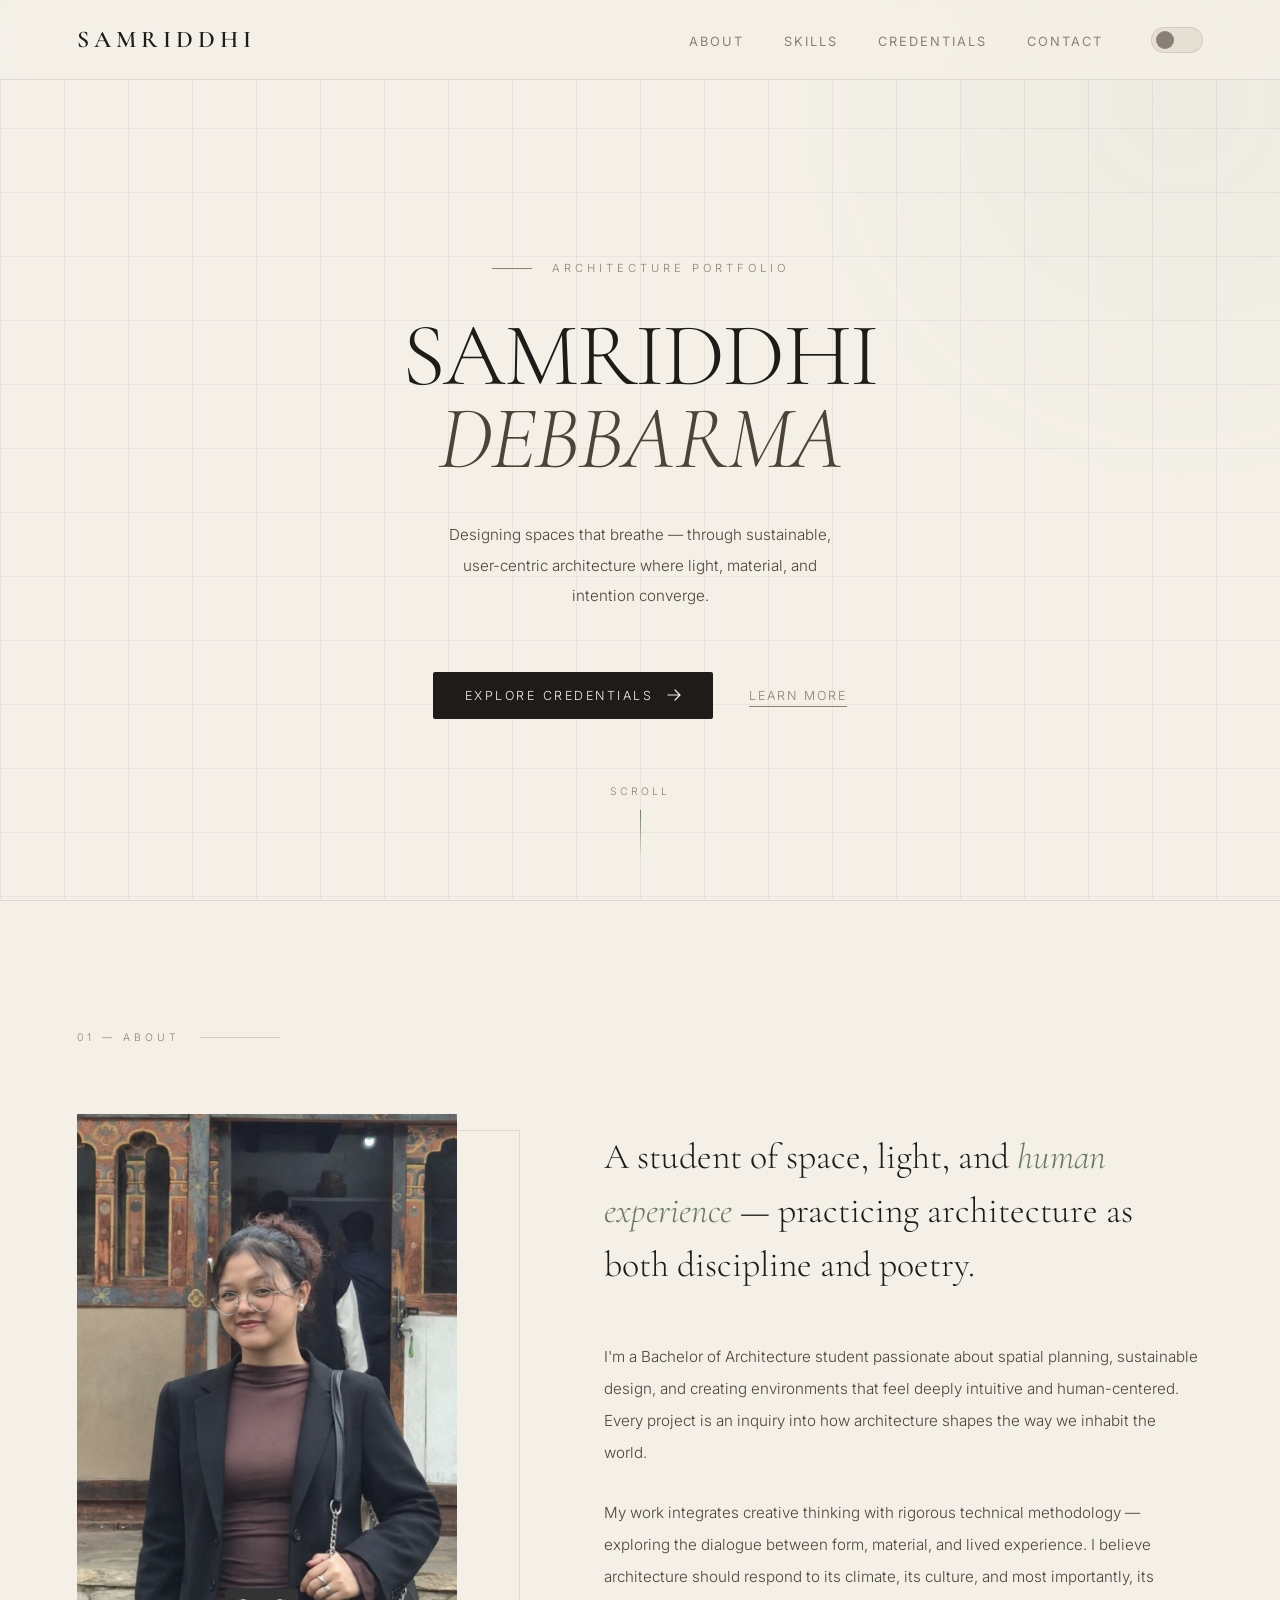
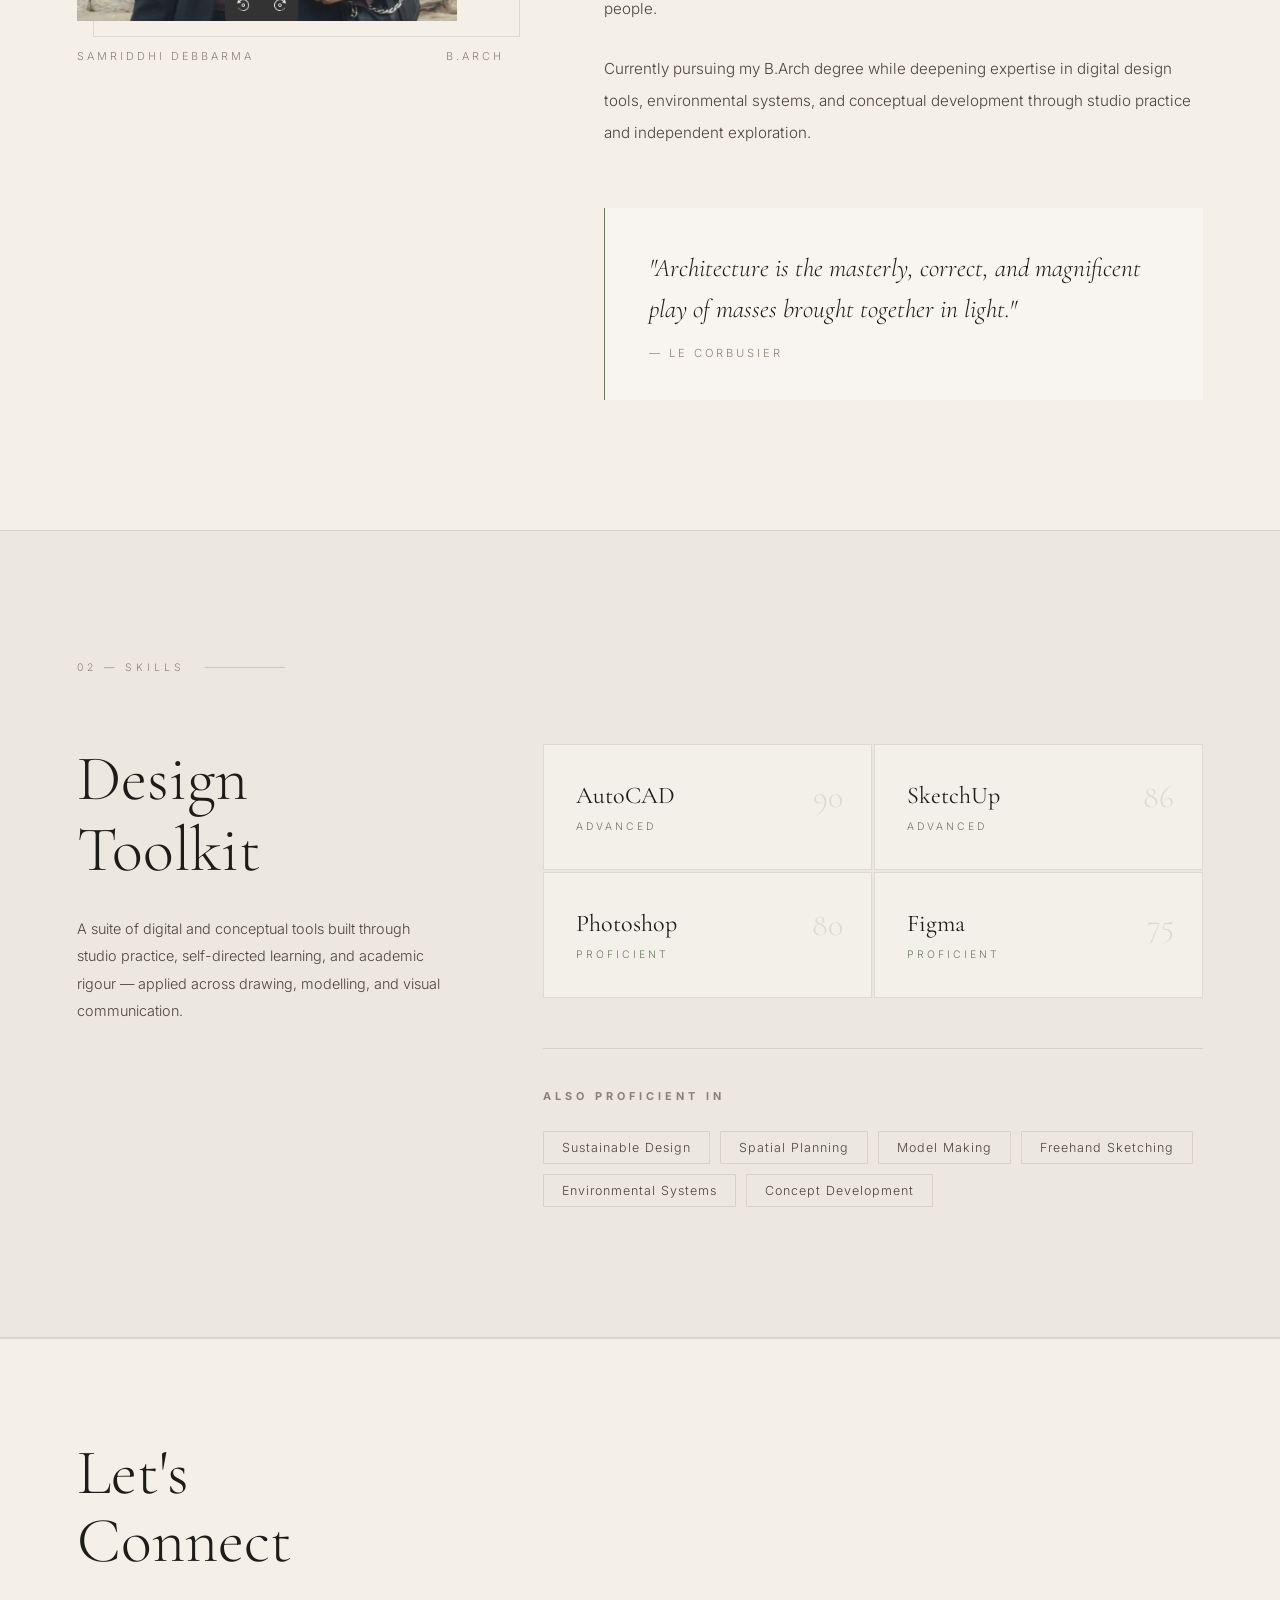
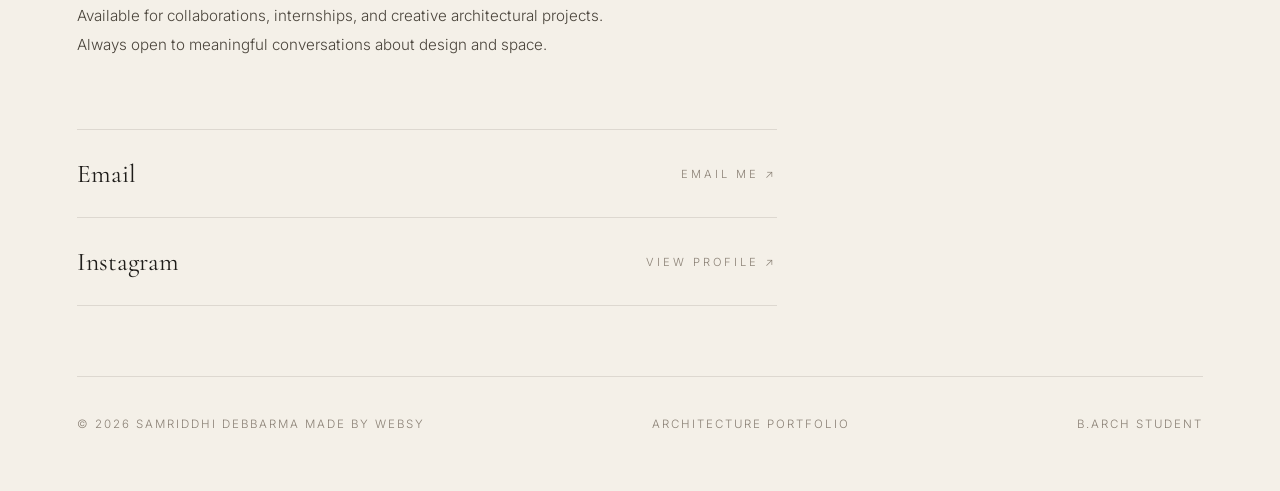
<file: index.html>
<!DOCTYPE html>
<html lang="en" data-theme="light">
<head>
  <meta charset="UTF-8" />
  <meta name="viewport" content="width=device-width, initial-scale=1.0"/>
  <title>Samriddhi Debbarma | Architecture Portfolio</title>
  <link rel="preconnect" href="https://fonts.googleapis.com">
  <link href="https://fonts.googleapis.com/css2?family=Cormorant+Garamond:ital,wght@0,300;0,400;0,500;0,600;0,700;1,300;1,400;1,500&family=Inter:wght@200;300;400;500;600&display=swap" rel="stylesheet">
  <link rel="stylesheet" href="styles.css">
</head>
<body>

  <!-- ══ NAVBAR ══ -->
  <nav class="navbar">
    <a href="index.html" class="logo">SAMRIDDHI</a>

    <div class="nav-right">
      <ul class="nav-links">
        <li><a href="#about">About</a></li>
        <li><a href="#skills">Skills</a></li>
        <li><a href="work.html">Credentials</a></li>
        <li><a href="#contact">Contact</a></li>
      </ul>
      <button class="theme-toggle" id="themeToggle" aria-label="Toggle theme"></button>
      <button class="hamburger" id="hamburger" aria-label="Open menu">
        <span></span><span></span><span></span>
      </button>
    </div>
  </nav>

  <!-- ══ MOBILE NAV OVERLAY ══ -->
  <div class="mobile-nav" id="mobileNav">
    <a href="#about" class="mob-link">About</a>
    <a href="#skills" class="mob-link">Skills</a>
    <a href="work.html" class="mob-link">Credentials</a>
    <a href="#contact" class="mob-link">Contact</a>
  </div>


  <!-- ══ HERO ══ -->
  <section class="hero">

    <div class="hero-left">
      <div class="hero-eyebrow">
        <div class="eyebrow-line"></div>
        <span>Architecture Portfolio</span>
      </div>

      <h1>
        SAMRIDDHI<br>
        <em>DEBBARMA</em>
      </h1>

      <!-- <div class="hero-divider"></div> -->

      <p class="hero-description">
        Designing spaces that breathe — through sustainable,
        user-centric architecture where light, material,
        and intention converge.
      </p>

      <div class="hero-actions">
        <a href="work.html" class="btn-primary">
          Explore Credentials
          <svg width="14" height="14" viewBox="0 0 14 14" fill="none">
            <path d="M1 7h12M8 2l5 5-5 5" stroke="currentColor" stroke-width="1.2" stroke-linecap="round"/>
          </svg>
        </a>
        <a href="#about" class="btn-secondary">Learn More</a>
      </div>
    </div>



    <div class="scroll-indicator">
      <span>Scroll</span>
      <div class="scroll-line"></div>
    </div>

  </section>


  <!-- ══ ABOUT ══ -->
  <section class="about" id="about">

    <div class="section-label">
      <span>01 — About</span>
      <div class="section-rule"></div>
    </div>

    <div class="about-grid">

      <div class="about-image-wrap">
        <div class="about-img-container">
          <img src="Samru.jpeg" alt="Samriddhi Debbarma" />
        </div>
        <div class="about-img-label">
          <span>Samriddhi Debbarma</span>
          <span>B.Arch</span>
        </div>
      </div>

      <div class="about-text-wrap">
        <p class="about-intro">
          A student of space, light, and <em>human experience</em> —
          practicing architecture as both discipline and poetry.
        </p>

        <div class="about-body">
          <p>
            I'm a Bachelor of Architecture student passionate about spatial
            planning, sustainable design, and creating environments that feel
            deeply intuitive and human-centered. Every project is an inquiry
            into how architecture shapes the way we inhabit the world.
          </p>
          <p>
            My work integrates creative thinking with rigorous technical
            methodology — exploring the dialogue between form, material,
            and lived experience. I believe architecture should respond to
            its climate, its culture, and most importantly, its people.
          </p>
          <p>
            Currently pursuing my B.Arch degree while deepening expertise in
            digital design tools, environmental systems, and conceptual development
            through studio practice and independent exploration.
          </p>
        </div>

        <blockquote class="about-quote">
          <p>"Architecture is the masterly, correct, and magnificent play of masses brought together in light."</p>
          <cite>— Le Corbusier</cite>
        </blockquote>
      </div>

    </div>
  </section>


  <!-- ══ SKILLS ══ -->
  <section class="skills" id="skills">

    <div class="section-label">
      <span>02 — Skills</span>
      <div class="section-rule"></div>
    </div>

    <div class="skills-layout">

      <div class="skills-intro">
        <h2 class="section-title">Design<br>Toolkit</h2>
        <p>
          A suite of digital and conceptual tools built through
          studio practice, self-directed learning, and academic
          rigour — applied across drawing, modelling, and visual communication.
        </p>
      </div>

      <div>
        <div class="skills-grid">

          <div class="skill-item">
            <div class="skill-name">AutoCAD</div>
            <div class="skill-level">Advanced</div>
            <span class="skill-pct">90</span>
          </div>

          <div class="skill-item">
            <div class="skill-name">SketchUp</div>
            <div class="skill-level">Advanced</div>
            <span class="skill-pct">86</span>
          </div>

          <div class="skill-item">
            <div class="skill-name">Photoshop</div>
            <div class="skill-level">Proficient</div>
            <span class="skill-pct">80</span>
          </div>

          <div class="skill-item">
            <div class="skill-name">Figma</div>
            <div class="skill-level">Proficient</div>
            <span class="skill-pct">75</span>
          </div>

        </div>

        <div class="skills-extra">
          <h3>Also Proficient In</h3>
          <div class="skills-tags">
            <span>Sustainable Design</span>
            <span>Spatial Planning</span>
            <span>Model Making</span>
            <span>Freehand Sketching</span>
            <span>Environmental Systems</span>
            <span>Concept Development</span>
            <!-- <span>Site Analysis</span>
            <span>Section Drawings</span> -->
          </div>
        </div>
      </div>

    </div>
  </section>


  <!-- ══ FOOTER / CONTACT (restructured: Let's Connect at top, contact info below) ══ -->
  <footer id="contact">

    <div class="footer-top">
      <h2>Let's<br>Connect</h2>
      <p>
        Available for collaborations, internships,
        and creative architectural projects. Always open
        to meaningful conversations about design and space.
      </p>
    </div>

    <div class="footer-contact-links">
      <a href="mailto:samriddhidebbarma38@gmail.com" class="contact-link">
        <span>Email</span>
        <span>Email Me ↗</span>
      </a>
      <a href="https://www.instagram.com/samriddhidebbarma?igsh=bHVrdmZ3ZWVkN2x5" class="contact-link">
        <span>Instagram</span>
        <span>View Profile ↗</span>
      </a>
      <!-- <a href="#" class="contact-link">
        <span>LinkedIn</span>
        <span>Connect ↗</span>
      </a> -->
    </div>

    <div class="footer-bottom">
      <span>© 2026 Samriddhi Debbarma made by Websy</span>
      <span>Architecture Portfolio</span>
      <span>B.Arch Student</span>
    </div>

  </footer>


  <script>
    // Theme toggle
    const toggle = document.getElementById('themeToggle');
    const html = document.documentElement;
    const saved = localStorage.getItem('sd-theme') || 'light';
    html.setAttribute('data-theme', saved);
    toggle.addEventListener('click', () => {
      const next = html.getAttribute('data-theme') === 'light' ? 'dark' : 'light';
      html.setAttribute('data-theme', next);
      localStorage.setItem('sd-theme', next);
    });

    // Hamburger menu
    const hamburger = document.getElementById('hamburger');
    const mobileNav = document.getElementById('mobileNav');
    hamburger.addEventListener('click', () => {
      hamburger.classList.toggle('open');
      mobileNav.classList.toggle('open');
      document.body.style.overflow = mobileNav.classList.contains('open') ? 'hidden' : '';
    });
    document.querySelectorAll('.mob-link').forEach(link => {
      link.addEventListener('click', () => {
        hamburger.classList.remove('open');
        mobileNav.classList.remove('open');
        document.body.style.overflow = '';
      });
    });
  </script>

</body>
</html>
</file>
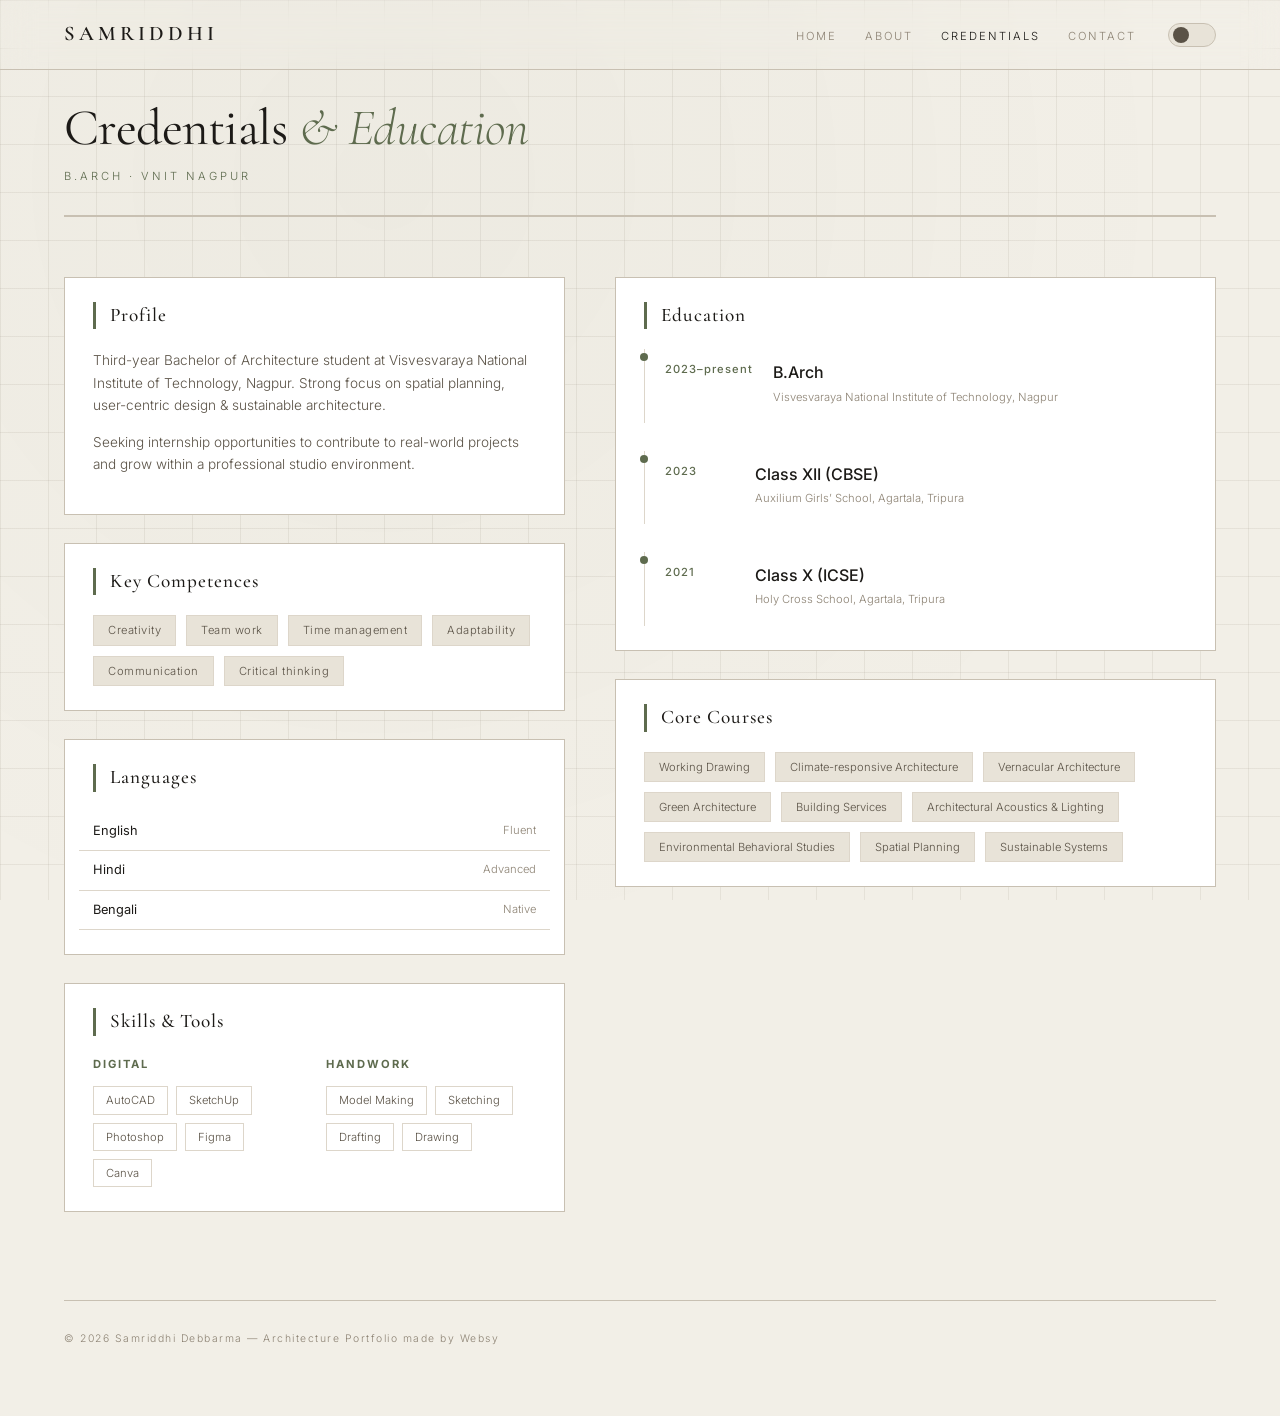
<file: work.html>
<!DOCTYPE html>
<html lang="en" data-theme="light">
<head>
  <meta charset="UTF-8">
  <meta name="viewport" content="width=device-width, initial-scale=1.0">
  <title>Credentials | Samriddhi Debbarma</title>
  <link rel="preconnect" href="https://fonts.googleapis.com">
  <link href="https://fonts.googleapis.com/css2?family=Cormorant+Garamond:ital,wght@0,300;0,400;0,500;0,600;0,700;1,300;1,400;1,500&family=Inter:wght@200;300;400;500;600&display=swap" rel="stylesheet">
  <style>
    * {
      margin: 0;
      padding: 0;
      box-sizing: border-box;
    }

    :root {
      --bg: #f2efe7;
      --bg-deep: #e8e3d8;
      --surface: #ffffffcc;
      --surface-solid: #ffffff;
      --border: #c8c0b2;
      --border-light: #ddd6ca;
      --text: #1c1a17;
      --text-muted: #5a5246;
      --text-dim: #8c8273;
      --accent: #5e6b4e;
      --accent-light: #7e8f68;
      --accent-soft: #e2e0d4;
      --grid-line: rgba(80, 70, 55, 0.08);
      --glow: rgba(94, 107, 78, 0.18);
      --glow-strong: rgba(94, 107, 78, 0.35);
      --transition: 0.3s cubic-bezier(0.2, 0.9, 0.4, 1);
    }

    [data-theme="dark"] {
      --bg: #12100c;
      --bg-deep: #1b1813;
      --surface: #26221ccc;
      --surface-solid: #201d17;
      --border: #3a352c;
      --border-light: #2f2b23;
      --text: #ede6d9;
      --text-muted: #b8ae9c;
      --text-dim: #6f6658;
      --accent: #8a9b7a;
      --accent-light: #9aad88;
      --accent-soft: #2a2820;
      --grid-line: rgba(200, 180, 140, 0.06);
      --glow: rgba(138, 155, 122, 0.25);
      --glow-strong: rgba(138, 155, 122, 0.45);
    }

    body {
      background: var(--bg);
      color: var(--text);
      font-family: 'Inter', sans-serif;
      font-weight: 300;
      line-height: 1.45;
      position: relative;
    }

    /* CHIC GRID BACKGROUND */
    body::before {
      content: '';
      position: fixed;
      inset: 0;
      background-image: 
        linear-gradient(var(--grid-line) 1px, transparent 1px),
        linear-gradient(90deg, var(--grid-line) 1px, transparent 1px);
      background-size: 48px 48px;
      pointer-events: none;
      z-index: 0;
    }

    /* subtle warm glow overlay */
    body::after {
      content: '';
      position: fixed;
      width: 100%;
      height: 100%;
      top: 0;
      left: 0;
      background: radial-gradient(circle at 30% 20%, rgba(94, 107, 78, 0.03) 0%, transparent 70%);
      pointer-events: none;
      z-index: 0;
    }

    /* navbar */
    .navbar {
      position: fixed;
      top: 0;
      width: 100%;
      padding: 0 5%;
      height: 70px;
      display: flex;
      justify-content: space-between;
      align-items: center;
      background: rgba(var(--bg), 0.88);
      backdrop-filter: blur(16px);
      border-bottom: 1px solid var(--border);
      z-index: 100;
    }

    .logo {
      font-family: 'Cormorant Garamond', serif;
      font-size: 1.3rem;
      font-weight: 600;
      letter-spacing: 4px;
      color: var(--text);
      text-decoration: none;
    }

    .nav-right {
      display: flex;
      align-items: center;
      gap: 32px;
    }

    .nav-links {
      display: flex;
      gap: 28px;
      list-style: none;
    }

    .nav-links a {
      text-decoration: none;
      color: var(--text-dim);
      font-size: 0.7rem;
      letter-spacing: 2px;
      text-transform: uppercase;
      transition: color 0.2s;
    }

    .nav-links a:hover,
    .nav-links a.active {
      color: var(--text);
    }

    .theme-toggle {
      width: 48px;
      height: 24px;
      background: var(--bg-deep);
      border: 1px solid var(--border);
      border-radius: 40px;
      cursor: pointer;
      position: relative;
    }

    .theme-toggle::before {
      content: '';
      position: absolute;
      width: 16px;
      height: 16px;
      border-radius: 50%;
      background: var(--text-muted);
      top: 3px;
      left: 4px;
      transition: transform 0.3s;
    }

    [data-theme="dark"] .theme-toggle::before {
      transform: translateX(22px);
      background: var(--accent-light);
    }

    /* main container — relative to sit above grid */
    .cred-container {
      position: relative;
      z-index: 2;
      max-width: 1280px;
      margin: 0 auto;
      padding: 100px 5% 70px;
    }

    /* header */
    .cred-header {
      display: flex;
      justify-content: space-between;
      align-items: flex-end;
      flex-wrap: wrap;
      gap: 30px;
      margin-bottom: 60px;
      padding-bottom: 30px;
      border-bottom: 2px solid var(--border);
    }

    .title-section h1 {
      font-family: 'Cormorant Garamond', serif;
      font-size: 3.2rem;
      font-weight: 400;
      line-height: 1.1;
      letter-spacing: -0.01em;
      transition: text-shadow 0.4s;
    }
    .title-section h1:hover {
      text-shadow: 0 0 40px var(--glow-strong);
    }

    .title-section h1 em {
      font-style: italic;
      color: var(--accent);
      font-weight: 300;
    }

    .title-section .tag {
      font-size: 0.7rem;
      letter-spacing: 3px;
      text-transform: uppercase;
      color: var(--accent);
      margin-top: 12px;
    }

    .badge-contact {
      text-align: right;
    }

    .badge-contact .enroll {
      font-size: 0.7rem;
      letter-spacing: 1px;
      color: var(--text-dim);
      margin-bottom: 8px;
    }

    .badge-contact .email {
      font-size: 0.85rem;
      color: var(--text);
      text-decoration: none;
      border-bottom: 1px dotted var(--accent);
    }

    /* two column layout — tighter */
    .two-col {
      display: grid;
      grid-template-columns: 1fr 1.2fr;
      gap: 50px;
      margin-bottom: 50px;
    }

    /* left column cards */
    .info-card {
      background: var(--surface-solid);
      border: 1px solid var(--border);
      padding: 24px 28px;
      margin-bottom: 28px;
      transition: all 0.35s cubic-bezier(0.2, 0.9, 0.4, 1);
      position: relative;
    }
    .info-card:hover {
      border-color: var(--accent);
      transform: translateY(-3px);
      box-shadow: 0 8px 32px var(--glow), 0 0 0 1px var(--accent-light), inset 0 0 24px var(--glow);
      background: var(--surface);
    }
    .info-card:hover h3 { color: var(--accent); }

    .info-card h3 {
      font-family: 'Cormorant Garamond', serif;
      font-size: 1.2rem;
      font-weight: 500;
      letter-spacing: 1px;
      margin-bottom: 20px;
      border-left: 3px solid var(--accent);
      padding-left: 14px;
    }

    .profile-text {
      font-size: 0.85rem;
      line-height: 1.65;
      color: var(--text-muted);
    }

    .profile-text p {
      margin-bottom: 14px;
    }

    /* competences compact */
    .comp-list {
      display: flex;
      flex-wrap: wrap;
      gap: 10px;
      margin-top: 8px;
    }

    .comp-list span {
      background: var(--bg-deep);
      padding: 6px 14px;
      font-size: 0.7rem;
      letter-spacing: 0.5px;
      color: var(--text-muted);
      border: 1px solid var(--border-light);
      transition: all 0.25s;
      cursor: default;
    }
    .comp-list span:hover {
      border-color: var(--accent);
      color: var(--text);
      background: var(--accent-soft);
      box-shadow: 0 0 12px var(--glow), 0 2px 8px var(--glow);
      transform: translateY(-2px);
    }

    /* education timeline — tighter */
    .edu-item {
      display: flex;
      gap: 20px;
      margin-bottom: 28px;
      border-left: 1px solid var(--border-light);
      padding-left: 20px;
      position: relative;
      transition: all 0.3s;
      padding: 12px 12px 12px 20px;
    }
    .edu-item:hover {
      border-left-color: var(--accent);
      background: var(--accent-soft);
      box-shadow: inset 3px 0 0 var(--accent), 0 4px 18px var(--glow);
    }
    .edu-item:hover .edu-detail h4 { color: var(--accent); }

    .edu-item:last-child {
      margin-bottom: 0;
    }

    .edu-item::before {
      content: '';
      position: absolute;
      left: -5px;
      top: 4px;
      width: 8px;
      height: 8px;
      background: var(--accent);
      border-radius: 50%;
    }

    .edu-year {
      min-width: 70px;
      font-size: 0.7rem;
      font-weight: 500;
      color: var(--accent);
      letter-spacing: 1px;
    }

    .edu-detail h4 {
      font-size: 1rem;
      font-weight: 500;
      margin-bottom: 4px;
    }

    .edu-detail .school {
      font-size: 0.7rem;
      color: var(--text-dim);
      margin-bottom: 6px;
    }

    .edu-detail p {
      font-size: 0.78rem;
      color: var(--text-muted);
      line-height: 1.5;
    }

    /* courses grid — dense */
    .courses-grid {
      display: flex;
      flex-wrap: wrap;
      gap: 10px;
      margin-top: 12px;
    }

    .course-item {
      background: var(--bg-deep);
      border: 1px solid var(--border-light);
      padding: 6px 14px;
      font-size: 0.7rem;
      color: var(--text-muted);
      transition: all 0.25s;
      cursor: default;
    }
    .course-item:hover {
      border-color: var(--accent);
      color: var(--text);
      background: var(--accent-soft);
      box-shadow: 0 0 14px var(--glow), 0 2px 8px var(--glow);
      transform: translateY(-2px);
    }

    /* skills double row */
    .skills-row {
      display: flex;
      flex-wrap: wrap;
      gap: 24px;
      margin-top: 16px;
    }

    .skill-group {
      flex: 1;
      min-width: 140px;
    }

    .skill-group h4 {
      font-size: 0.7rem;
      letter-spacing: 2px;
      text-transform: uppercase;
      color: var(--accent);
      margin-bottom: 14px;
    }

    .skill-group .skill-items {
      display: flex;
      flex-wrap: wrap;
      gap: 8px;
    }

    .skill-items span {
      background: var(--surface-solid);
      border: 1px solid var(--border-light);
      padding: 5px 12px;
      font-size: 0.7rem;
      color: var(--text-muted);
      transition: all 0.25s;
      cursor: default;
    }
    .skill-items span:hover {
      border-color: var(--accent);
      color: var(--text);
      box-shadow: 0 0 14px var(--glow), 0 2px 8px var(--glow);
      transform: translateY(-2px);
      background: var(--accent-soft);
    }

    .lang-list {
      margin-top: 12px;
    }

    .lang-item {
      display: flex;
      justify-content: space-between;
      padding: 10px 14px;
      border-bottom: 1px solid var(--border-light);
      font-size: 0.8rem;
      transition: all 0.25s;
      cursor: default;
      margin: 0 -14px;
    }
    .lang-item:hover {
      background: var(--accent-soft);
      box-shadow: 0 2px 16px var(--glow);
    }
    .lang-item:hover span:first-child { color: var(--accent); }

    .lang-item span:first-child {
      font-weight: 400;
    }

    .lang-item span:last-child {
      color: var(--text-dim);
      font-size: 0.7rem;
    }

    /* extra studio note */
    .studio-note {
      margin-top: 40px;
      padding: 20px 28px;
      background: var(--surface-solid);
      border: 1px solid var(--border);
      font-size: 0.8rem;
      line-height: 1.6;
      color: var(--text-muted);
      border-left: 3px solid var(--accent);
    }

    /* footer */
    .footer-cred {
      margin-top: 60px;
      padding-top: 30px;
      border-top: 1px solid var(--border);
      display: flex;
      justify-content: space-between;
      align-items: center;
      flex-wrap: wrap;
      gap: 16px;
      font-size: 0.65rem;
      letter-spacing: 1.5px;
      color: var(--text-dim);
    }

    .footer-links a {
      color: var(--text-muted);
      text-decoration: none;
      margin-left: 28px;
    }

    .footer-links a:hover {
      color: var(--accent);
    }

    @media (max-width: 880px) {
      .two-col {
        grid-template-columns: 1fr;
        gap: 30px;
      }
      .cred-header {
        flex-direction: column;
        align-items: flex-start;
      }
      .badge-contact {
        text-align: left;
      }
      .nav-links li:last-child,
      .nav-links li:nth-last-child(2) {
        display: none;
      }
    }

    @media (max-width: 550px) {
      .skills-row {
        flex-direction: column;
        gap: 20px;
      }
      .edu-item {
        flex-direction: column;
        gap: 6px;
      }
      .edu-year {
        min-width: auto;
      }
    }

    /* HAMBURGER */
    .hamburger {
      display: none;
      flex-direction: column;
      justify-content: center;
      gap: 5px;
      width: 36px;
      height: 36px;
      background: none;
      border: none;
      cursor: pointer;
      padding: 4px;
      z-index: 1100;
    }
    .hamburger span {
      display: block;
      width: 100%;
      height: 1px;
      background: var(--text);
      transition: all 0.35s cubic-bezier(0.16, 1, 0.3, 1);
      transform-origin: center;
    }
    .hamburger.open span:nth-child(1) { transform: translateY(6px) rotate(45deg); }
    .hamburger.open span:nth-child(2) { opacity: 0; transform: scaleX(0); }
    .hamburger.open span:nth-child(3) { transform: translateY(-6px) rotate(-45deg); }

    /* MOBILE NAV OVERLAY */
    .mobile-nav {
      display: none;
      position: fixed;
      inset: 0;
      background: var(--bg);
      z-index: 999;
      flex-direction: column;
      justify-content: center;
      align-items: center;
      opacity: 0;
      pointer-events: none;
      transition: opacity 0.4s ease;
    }
    .mobile-nav.open { opacity: 1; pointer-events: all; }
    .mobile-nav a {
      font-family: 'Cormorant Garamond', serif;
      font-size: clamp(2.4rem, 9vw, 3.6rem);
      font-weight: 300;
      color: var(--text);
      text-decoration: none;
      letter-spacing: 2px;
      padding: 16px 0;
      border-bottom: 1px solid var(--border);
      width: 70%;
      text-align: center;
      transition: color 0.3s, letter-spacing 0.3s;
    }
    .mobile-nav a:last-child { border-bottom: none; }
    .mobile-nav a:hover { color: var(--accent); letter-spacing: 4px; }

    @media (max-width: 768px) {
      .nav-links { display: none; }
      .hamburger { display: flex; }
      .mobile-nav { display: flex; }
      .cred-container { padding: 85px 5% 50px; }
      .cred-header { margin-bottom: 36px; padding-bottom: 24px; }
      .title-section h1 { font-size: 2.4rem; }
      .info-card { padding: 18px 20px; margin-bottom: 20px; }
      .courses-grid { gap: 8px; }
      .comp-list { gap: 8px; }
      .comp-list span, .skill-items span, .course-item { padding: 5px 10px; font-size: 0.65rem; }
      .skills-row { flex-direction: column; gap: 18px; }
    }

    @media (max-width: 480px) {
      .cred-container { padding: 75px 4% 40px; }
      .title-section h1 { font-size: 2rem; }
      .info-card h3 { font-size: 1rem; }
      .edu-detail h4 { font-size: 0.92rem; }
      .lang-item { font-size: 0.75rem; }
      .footer-cred { flex-direction: column; align-items: center; text-align: center; gap: 10px; }
    }
  </style>
</head>
<body>

<nav class="navbar">
  <a href="index.html" class="logo">SAMRIDDHI</a>
  <div class="nav-right">
    <ul class="nav-links">
      <li><a href="index.html">Home</a></li>
      <li><a href="index.html#about">About</a></li>
      <li><a href="work.html" class="active">Credentials</a></li>
      <li><a href="index.html#contact">Contact</a></li>
    </ul>
    <button class="theme-toggle" id="themeToggle"></button>
    <button class="hamburger" id="hamburger" aria-label="Open menu">
      <span></span><span></span><span></span>
    </button>
  </div>
</nav>

<!-- MOBILE NAV OVERLAY -->
<div class="mobile-nav" id="mobileNav">
  <a href="index.html" class="mob-link">Home</a>
  <a href="index.html#about" class="mob-link">About</a>
  <a href="work.html" class="mob-link">Credentials</a>
  <a href="index.html#contact" class="mob-link">Contact</a>
</div>

<div class="cred-container">
  <!-- header compact -->
  <div class="cred-header">
    <div class="title-section">
      <h1>Credentials <em>& Education</em></h1>
      <div class="tag">B.Arch · VNIT Nagpur</div>
    </div>
  </div>

  <div class="two-col">
    <!-- LEFT COLUMN: Profile, Competences, Languages -->
    <div>
      <div class="info-card">
        <h3>Profile</h3>
        <div class="profile-text">
          <p>Third-year Bachelor of Architecture student at Visvesvaraya National Institute of Technology, Nagpur. Strong focus on spatial planning, user-centric design & sustainable architecture.</p>
          <p>Seeking internship opportunities to contribute to real-world projects and grow within a professional studio environment.</p>
        </div>
      </div>

      <div class="info-card">
        <h3>Key Competences</h3>
        <div class="comp-list">
          <span>Creativity</span><span>Team work</span><span>Time management</span><span>Adaptability</span><span>Communication</span><span>Critical thinking</span>
        </div>
      </div>

      <div class="info-card">
        <h3>Languages</h3>
        <div class="lang-list">
          <div class="lang-item"><span>English</span><span>Fluent</span></div>
          <div class="lang-item"><span>Hindi</span><span>Advanced</span></div>
          <div class="lang-item"><span>Bengali</span><span>Native</span></div>
        </div>
      </div>

      <div class="info-card">
        <h3>Skills & Tools</h3>
        <div class="skills-row">
          <div class="skill-group">
            <h4>Digital</h4>
            <div class="skill-items">
              <span>AutoCAD</span><span>SketchUp</span><span>Photoshop</span><span>Figma</span><span>Canva</span>
            </div>
          </div>
          <div class="skill-group">
            <h4>Handwork</h4>
            <div class="skill-items">
              <span>Model Making</span><span>Sketching</span><span>Drafting</span><span>Drawing</span>
            </div>
          </div>
        </div>
      </div>
    </div>

    <!-- RIGHT COLUMN: Education + Courses -->
    <div>
      <div class="info-card">
        <h3>Education</h3>
        <div class="edu-item">
          <div class="edu-year">2023–present</div>
          <div class="edu-detail">
            <h4>B.Arch </h4>
            <div class="school">Visvesvaraya National Institute of Technology, Nagpur</div>
            <!-- <p>Working Drawing · Climate-responsive Architecture · Architectural Design · Building Services · Acoustics & Lighting</p> -->
          </div>
        </div>
        <div class="edu-item">
          <div class="edu-year">2023</div>
          <div class="edu-detail">
            <h4>Class XII (CBSE)</h4>
            <div class="school">Auxilium Girls’ School, Agartala, Tripura</div>
          </div>
        </div>
        <div class="edu-item">
          <div class="edu-year">2021</div>
          <div class="edu-detail">
            <h4>Class X (ICSE)</h4>
            <div class="school">Holy Cross School, Agartala, Tripura</div>
          </div>
        </div>
      </div>

      <div class="info-card">
        <h3>Core Courses</h3>
        <div class="courses-grid">
          <span class="course-item">Working Drawing</span>
          <span class="course-item">Climate-responsive Architecture</span>
          <span class="course-item">Vernacular Architecture</span>
          <span class="course-item">Green Architecture</span>
          <span class="course-item">Building Services</span>
          <span class="course-item">Architectural Acoustics & Lighting</span>
          <span class="course-item">Environmental Behavioral Studies</span>
          <span class="course-item">Spatial Planning</span>
          <span class="course-item">Sustainable Systems</span>
        </div>
      </div>
    </div>
  </div>

  

  <div class="footer-cred">
    <span class="ftcred">© 2026 Samriddhi Debbarma — Architecture Portfolio made by Websy</span>
  </div>
</div>

<script>
  const toggle = document.getElementById('themeToggle');
  const html = document.documentElement;
  const saved = localStorage.getItem('sd-theme-cred') || 'light';
  html.setAttribute('data-theme', saved);
  if (toggle) {
    toggle.addEventListener('click', () => {
      const next = html.getAttribute('data-theme') === 'light' ? 'dark' : 'light';
      html.setAttribute('data-theme', next);
      localStorage.setItem('sd-theme-cred', next);
    });
  }
  // Hamburger menu
  const hamburger = document.getElementById('hamburger');
  const mobileNav = document.getElementById('mobileNav');
  if (hamburger) {
    hamburger.addEventListener('click', () => {
      hamburger.classList.toggle('open');
      mobileNav.classList.toggle('open');
      document.body.style.overflow = mobileNav.classList.contains('open') ? 'hidden' : '';
    });
    document.querySelectorAll('.mob-link').forEach(link => {
      link.addEventListener('click', () => {
        hamburger.classList.remove('open');
        mobileNav.classList.remove('open');
        document.body.style.overflow = '';
      });
    });
  }
</script>
</body>
</html>
</file>
<file: styles.css>
/* ═══════════════════════════════════════
   SAMRIDDHI DEBBARMA — ARCHITECTURE PORTFOLIO
   styles.css — Homepage (updated footer & glow)
   ═══════════════════════════════════════ */

@import url('https://fonts.googleapis.com/css2?family=Cormorant+Garamond:ital,wght@0,300;0,400;0,500;0,600;0,700;1,300;1,400;1,500&family=Inter:wght@200;300;400;500;600&family=DM+Serif+Display:ital@0;1&display=swap');

/* ── CSS VARIABLES ── */
:root {
  --bg:          #f4f0e8;
  --bg-2:        #ede8df;
  --bg-3:        #e5dfd4;
  --surface:     rgba(255,255,255,0.55);
  --surface-2:   rgba(255,255,255,0.35);
  --border:      rgba(60,50,40,0.12);
  --border-2:    rgba(60,50,40,0.06);
  --text:        #1e1c19;
  --text-2:      #4a443b;
  --text-3:      #8a8075;
  --accent:      #6b7a5f;
  --accent-2:    #8a9b7a;
  --line:        rgba(60,50,40,0.18);
  --nav-bg:      rgba(244,240,232,0.78);
  --shadow:      0 20px 60px rgba(0,0,0,0.06);
  --shadow-lg:   0 40px 100px rgba(0,0,0,0.09);
  --transition:  0.5s cubic-bezier(0.16, 1, 0.3, 1);
  --glow-color:  rgba(107, 122, 95, 0.4);
}

[data-theme="dark"] {
  --bg:          #111009;
  --bg-2:        #181611;
  --bg-3:        #1f1d17;
  --surface:     rgba(35,32,25,0.75);
  --surface-2:   rgba(35,32,25,0.45);
  --border:      rgba(255,240,200,0.08);
  --border-2:    rgba(255,240,200,0.04);
  --text:        #ece6d8;
  --text-2:      #a09688;
  --text-3:      #5f584e;
  --accent:      #8a9b7a;
  --accent-2:    #6b7a5f;
  --line:        rgba(255,240,200,0.12);
  --nav-bg:      rgba(17,16,9,0.82);
  --shadow:      0 20px 60px rgba(0,0,0,0.35);
  --shadow-lg:   0 40px 100px rgba(0,0,0,0.5);
  --glow-color:  rgba(138, 155, 122, 0.5);
}

/* ── RESET ── */
*, *::before, *::after {
  margin: 0;
  padding: 0;
  box-sizing: border-box;
}

html {
  scroll-behavior: smooth;
  font-size: 16px;
}

body {
  background: var(--bg);
  color: var(--text);
  font-family: 'Inter', sans-serif;
  font-weight: 300;
  overflow-x: hidden;
  transition: background var(--transition), color var(--transition);
}

/* ── ARCHITECTURAL GRID TEXTURE ── */
body::before {
  content: '';
  position: fixed;
  inset: 0;
  background-image:
    linear-gradient(var(--border-2) 1px, transparent 1px),
    linear-gradient(90deg, var(--border-2) 1px, transparent 1px);
  background-size: 64px 64px;
  z-index: -3;
  pointer-events: none;
}

/* ── SUBTLE WARM GLOW ── */
body::after {
  content: '';
  position: fixed;
  width: 800px;
  height: 800px;
  border-radius: 50%;
  background: radial-gradient(circle, var(--accent) 0%, transparent 70%);
  opacity: 0.04;
  top: -300px;
  right: -300px;
  z-index: -2;
  pointer-events: none;
  transition: background var(--transition);
}

/* ══════════════════════════════════════
   NAVBAR
══════════════════════════════════════ */
.navbar {
  position: fixed;
  top: 0;
  width: 100%;
  padding: 0 6%;
  height: 80px;
  display: flex;
  justify-content: space-between;
  align-items: center;
  background: var(--nav-bg);
  backdrop-filter: blur(20px) saturate(1.4);
  -webkit-backdrop-filter: blur(20px) saturate(1.4);
  border-bottom: 1px solid var(--border);
  z-index: 1001;
  transition: background var(--transition), border-color var(--transition);
}

.logo {
  font-family: 'Cormorant Garamond', serif;
  font-size: 1.5rem;
  font-weight: 600;
  letter-spacing: 5px;
  color: var(--text);
  text-decoration: none;
  transition: color var(--transition);
}

.nav-right {
  display: flex;
  align-items: center;
  gap: 48px;
}

.nav-links {
  display: flex;
  gap: 40px;
  list-style: none;
  align-items: center;
}

.nav-links a {
  text-decoration: none;
  color: var(--text-3);
  font-size: 0.8rem;
  font-weight: 400;
  letter-spacing: 2px;
  text-transform: uppercase;
  position: relative;
  transition: color 0.3s;
}

.nav-links a::after {
  content: '';
  width: 0;
  height: 1px;
  background: var(--accent);
  position: absolute;
  left: 0;
  bottom: -4px;
  transition: width 0.4s cubic-bezier(0.16, 1, 0.3, 1);
}

.nav-links a:hover {
  color: var(--text);
}

.nav-links a:hover::after {
  width: 100%;
}

/* ── THEME TOGGLE ── */
.theme-toggle {
  width: 52px;
  height: 26px;
  background: var(--bg-3);
  border: 1px solid var(--border);
  border-radius: 100px;
  cursor: pointer;
  position: relative;
  transition: background var(--transition), border-color var(--transition);
  flex-shrink: 0;
}

.theme-toggle::before {
  content: '';
  position: absolute;
  width: 18px;
  height: 18px;
  border-radius: 50%;
  background: var(--text-3);
  top: 3px;
  left: 4px;
  transition: transform 0.4s cubic-bezier(0.16, 1, 0.3, 1), background var(--transition);
}

[data-theme="dark"] .theme-toggle::before {
  transform: translateX(26px);
  background: var(--accent-2);
}

/* ══════════════════════════════════════
   HERO SECTION
══════════════════════════════════════ */
.hero {
  min-height: 100vh;
  display: flex;
  flex-direction: column;
  justify-content: center;
  align-items: center;
  text-align: center;
  padding: 0 6%;
  padding-top: 80px;
  position: relative;
  overflow: hidden;
}

.hero::before { display: none; }

.hero-left {
  max-width: 700px;
  z-index: 2;
}

.hero-eyebrow {
  justify-content: center;
}

.hero-eyebrow {
  display: flex;
  align-items: center;
  gap: 20px;
  margin-bottom: 40px;
}

.hero-eyebrow span {
  font-size: 0.7rem;
  letter-spacing: 4px;
  text-transform: uppercase;
  color: var(--text-3);
}

.eyebrow-line {
  width: 40px;
  height: 1px;
  background: var(--text-3);
}

.hero h1 {
  font-family: 'Cormorant Garamond', serif;
  font-size: clamp(4rem, 7vw, 7.5rem);
  font-weight: 300;
  line-height: 0.92;
  letter-spacing: -0.02em;
  color: var(--text);
  margin-bottom: 40px;
}

.hero h1 em {
  font-style: italic;
  font-weight: 300;
  color: var(--text-2);
}

.hero-divider {
  width: 60px;
  height: 1px;
  background: var(--accent);
  margin-bottom: 36px;
}

.hero-description {
  font-size: 0.95rem;
  line-height: 2;
  color: var(--text-2);
  max-width: 420px;
  margin: 0 auto 60px;
  font-weight: 300;
}

.hero-actions {
  display: flex;
  align-items: center;
  justify-content: center;
  gap: 36px;
}

.btn-primary {
  display: inline-flex;
  align-items: center;
  gap: 14px;
  padding: 16px 32px;
  background: var(--text);
  color: var(--bg);
  text-decoration: none;
  font-size: 0.78rem;
  letter-spacing: 2.5px;
  text-transform: uppercase;
  border-radius: 2px;
  transition: all 0.4s cubic-bezier(0.16, 1, 0.3, 1);
}

.btn-primary:hover {
  background: var(--accent);
  transform: translateY(-3px);
  box-shadow: 0 16px 40px rgba(0,0,0,0.15);
}

.btn-secondary {
  font-size: 0.78rem;
  letter-spacing: 2px;
  text-transform: uppercase;
  color: var(--text-3);
  text-decoration: none;
  position: relative;
  transition: color 0.3s;
}

.btn-secondary::after {
  content: '';
  width: 100%;
  height: 1px;
  background: var(--text-3);
  position: absolute;
  left: 0;
  bottom: -4px;
  transition: background 0.3s;
}

.btn-secondary:hover {
  color: var(--text);
}

.btn-secondary:hover::after {
  background: var(--text);
}

/* Hero Right — removed */

/* ── Responsive: stack ring beside stats on tablet ── */
@media (max-width: 1100px) {
  .hero-visual { display: none; }
}

@media (max-width: 768px) {
  .hero-visual { display: none; }
}

@media (max-width: 480px) {
  .hero-visual { display: none; }
}

/* Scroll indicator */
.scroll-indicator {
  position: absolute;
  bottom: 40px;
  left: 50%;
  transform: translateX(-50%);
  display: flex;
  flex-direction: column;
  align-items: center;
  gap: 12px;
  z-index: 2;
}

.scroll-indicator span {
  font-size: 0.65rem;
  letter-spacing: 3px;
  text-transform: uppercase;
  color: var(--text-3);
}

.scroll-line {
  width: 1px;
  height: 50px;
  background: linear-gradient(to bottom, var(--accent), transparent);
  animation: scrollPulse 2s ease-in-out infinite;
}

@keyframes scrollPulse {
  0%, 100% { opacity: 0.3; transform: scaleY(0.6) translateY(0); }
  50% { opacity: 1; transform: scaleY(1) translateY(6px); }
}

/* ══════════════════════════════════════
   SECTION COMMONS
══════════════════════════════════════ */
section {
  padding: 130px 6%;
}

.section-label {
  display: flex;
  align-items: center;
  gap: 20px;
  margin-bottom: 70px;
}

.section-label span {
  font-size: 0.65rem;
  letter-spacing: 4px;
  text-transform: uppercase;
  color: var(--text-3);
}

.section-rule {
  flex: 1;
  height: 1px;
  background: var(--line);
  max-width: 80px;
}

.section-title {
  font-family: 'Cormorant Garamond', serif;
  font-size: clamp(2.8rem, 5vw, 5rem);
  font-weight: 300;
  line-height: 1.1;
  color: var(--text);
}

/* ══════════════════════════════════════
   ABOUT SECTION
══════════════════════════════════════ */
.about {
  border-top: 1px solid var(--border);
}

.about-grid {
  display: grid;
  grid-template-columns: 1fr 1.4fr;
  gap: 100px;
  align-items: start;
}

.about-image-wrap {
  position: sticky;
  top: 120px;
}

.about-img-container {
  position: relative;
}

.about-img-container img {
  width: 100%;
  max-width: 380px;
  aspect-ratio: 3/4;
  object-fit: cover;
  object-position: top;
  display: block;
  filter: grayscale(10%);
  transition: filter var(--transition);
}

[data-theme="dark"] .about-img-container img {
  filter: grayscale(20%) brightness(0.82);
}

/* Image offset decorative element */
.about-img-container::before {
  content: '';
  position: absolute;
  top: 16px;
  left: 16px;
  right: -16px;
  bottom: -16px;
  border: 1px solid var(--border);
  z-index: -1;
  transition: border-color var(--transition);
}

.about-img-label {
  margin-top: 28px;
  display: flex;
  justify-content: space-between;
  align-items: center;
}

.about-img-label span {
  font-size: 0.68rem;
  letter-spacing: 3px;
  text-transform: uppercase;
  color: var(--text-3);
}

.about-text-wrap {
  padding-top: 16px;
}

.about-intro {
  font-family: 'Cormorant Garamond', serif;
  font-size: clamp(1.6rem, 2.8vw, 2.4rem);
  font-weight: 300;
  line-height: 1.5;
  color: var(--text);
  margin-bottom: 50px;
}

.about-intro em {
  font-style: italic;
  color: var(--accent);
}

.about-body p {
  font-size: 0.95rem;
  line-height: 2.1;
  color: var(--text-2);
  margin-bottom: 28px;
  font-weight: 300;
}

.about-quote {
  margin-top: 60px;
  padding: 40px 44px;
  border-left: 1px solid var(--accent);
  background: var(--surface-2);
}

.about-quote p {
  font-family: 'Cormorant Garamond', serif;
  font-size: 1.6rem;
  font-style: italic;
  font-weight: 300;
  color: var(--text);
  line-height: 1.6;
  margin: 0;
}

.about-quote cite {
  display: block;
  margin-top: 16px;
  font-size: 0.7rem;
  letter-spacing: 3px;
  text-transform: uppercase;
  color: var(--text-3);
  font-style: normal;
}

/* ══════════════════════════════════════
   SKILLS SECTION
══════════════════════════════════════ */
.skills {
  background: var(--bg-2);
  border-top: 1px solid var(--border);
  border-bottom: 1px solid var(--border);
  transition: background var(--transition), border-color var(--transition);
}

.skills-layout {
  display: grid;
  grid-template-columns: 1fr 1.8fr;
  gap: 100px;
  align-items: start;
}

.skills-intro {
  position: sticky;
  top: 120px;
}

.skills-intro p {
  font-size: 0.9rem;
  line-height: 1.9;
  color: var(--text-2);
  margin-top: 30px;
}

/* Skill Items — Architectural style */
.skills-grid {
  display: grid;
  grid-template-columns: 1fr 1fr;
  gap: 2px;
}

.skill-item {
  padding: 36px 32px;
  background: var(--surface-2);
  border: 1px solid var(--border);
  position: relative;
  overflow: hidden;
  transition: background 0.4s, border-color var(--transition);
  cursor: default;
}

.skill-item::before {
  content: '';
  position: absolute;
  bottom: 0;
  left: 0;
  height: 2px;
  background: var(--accent);
  transition: width 0.6s cubic-bezier(0.16, 1, 0.3, 1);
  width: 0;
}

.skill-item:hover::before {
  width: 100%;
}

.skill-item:hover {
  background: var(--surface);
}

.skill-name {
  font-family: 'Cormorant Garamond', serif;
  font-size: 1.5rem;
  font-weight: 400;
  color: var(--text);
  margin-bottom: 10px;
}

.skill-level {
  font-size: 0.65rem;
  letter-spacing: 3px;
  text-transform: uppercase;
  color: var(--accent);
}

.skill-pct {
  position: absolute;
  top: 32px;
  right: 28px;
  font-family: 'Cormorant Garamond', serif;
  font-size: 2rem;
  font-weight: 300;
  color: var(--border);
  transition: color 0.4s;
}

.skill-item:hover .skill-pct {
  color: var(--text-3);
}

/* Additional skills list */
.skills-extra {
  margin-top: 50px;
  padding-top: 40px;
  border-top: 1px solid var(--border);
}

.skills-extra h3 {
  font-size: 0.68rem;
  letter-spacing: 4px;
  text-transform: uppercase;
  color: var(--text-3);
  margin-bottom: 28px;
}

.skills-tags {
  display: flex;
  flex-wrap: wrap;
  gap: 10px;
}

.skills-tags span {
  padding: 8px 18px;
  border: 1px solid var(--border);
  font-size: 0.78rem;
  color: var(--text-2);
  letter-spacing: 1px;
  border-radius: 1px;
  transition: border-color 0.3s, color 0.3s, background 0.3s;
}

.skills-tags span:hover {
  border-color: var(--accent);
  color: var(--text);
  background: var(--surface-2);
}

/* ══════════════════════════════════════
   FOOTER / CONTACT — RESTRUCTURED + GLOW
══════════════════════════════════════ */
footer {
  padding: 100px 6% 60px;
  border-top: 1px solid var(--border);
  display: flex;
  flex-direction: column;
  gap: 70px;
}

.footer-top {
  max-width: 550px;
}

.footer-top h2 {
  font-family: 'Cormorant Garamond', serif;
  font-size: clamp(3rem, 5vw, 5.5rem);
  font-weight: 300;
  line-height: 1.05;
  color: var(--text);
  margin-bottom: 28px;
}

.footer-top p {
  font-size: 0.95rem;
  line-height: 1.9;
  color: var(--text-2);
}

.footer-contact-links {
  display: flex;
  flex-direction: column;
  gap: 0;
  max-width: 700px;
}

.contact-link {
  display: flex;
  align-items: center;
  justify-content: space-between;
  text-decoration: none;
  color: var(--text);
  padding: 28px 0;
  border-bottom: 1px solid var(--border);
  transition: all 0.4s cubic-bezier(0.16, 1, 0.3, 1);
  position: relative;
}

.contact-link:first-child {
  border-top: 1px solid var(--border);
}

.contact-link span:first-child {
  font-family: 'Cormorant Garamond', serif;
  font-size: 1.6rem;
  font-weight: 400;
  transition: transform 0.3s;
}

.contact-link span:last-child {
  font-size: 0.7rem;
  letter-spacing: 3px;
  text-transform: uppercase;
  color: var(--text-3);
  transition: all 0.3s;
}

/* GLOW EFFECT ON HOVER */
.contact-link:hover {
  padding-left: 16px;
  padding-right: 16px;
  background: var(--surface);
  box-shadow: 0 0 20px var(--glow-color), 0 0 8px var(--accent);
  border-bottom-color: var(--accent);
  border-top-color: var(--accent);
}

.contact-link:hover span:first-child {
  transform: translateX(6px);
  color: var(--accent);
}

.contact-link:hover span:last-child {
  color: var(--accent);
  letter-spacing: 4px;
  text-shadow: 0 0 6px var(--glow-color);
}

.footer-bottom {
  grid-column: 1 / -1;
  padding-top: 40px;
  border-top: 1px solid var(--border);
  display: flex;
  justify-content: space-between;
  align-items: center;
  flex-wrap: wrap;
  gap: 16px;
}

.footer-bottom span {
  font-size: 0.72rem;
  letter-spacing: 2px;
  text-transform: uppercase;
  color: var(--text-3);
}

/* ══════════════════════════════════════
   RESPONSIVE
══════════════════════════════════════ */
@media (max-width: 1100px) {
  .hero {
    grid-template-columns: 1fr;
    padding-top: 120px;
    gap: 60px;
  }
  .hero::before { display: none; }
  .hero-left { padding-right: 0; max-width: 700px; }
  .hero-right { padding-left: 0; }
  .stat-card { left: auto; right: 20px; bottom: 30px; }
  .about-grid { grid-template-columns: 1fr; gap: 60px; }
  .about-image-wrap { position: static; }
  .about-img-container img { max-width: 340px; }
  .skills-layout { grid-template-columns: 1fr; gap: 60px; }
  .skills-intro { position: static; }
  footer { gap: 50px; }
}

@media (max-width: 768px) {
  .navbar { padding: 0 5%; }
  .nav-right { gap: 24px; }
  .nav-links { gap: 20px; }
  .nav-links li:nth-child(3), .nav-links li:nth-child(4) { display: none; }
  .hero { padding: 100px 5% 60px; }
  .hero h1 { font-size: 3.5rem; }
  .skills-grid { grid-template-columns: 1fr; }
  footer { padding: 70px 5% 50px; }
  section { padding: 80px 5%; }
  .contact-link span:first-child { font-size: 1.3rem; }
  .contact-link span:last-child { font-size: 0.6rem; letter-spacing: 2px; }
}

@media (max-width: 480px) {
  .hero h1 { font-size: 2.8rem; }
  .hero-actions { flex-direction: column; align-items: flex-start; gap: 20px; }
  .stat-card { position: static; margin-top: 20px; display: inline-block; }
  .contact-link { flex-direction: column; align-items: flex-start; gap: 10px; }
  .footer-bottom { flex-direction: column; text-align: center; }
}
/* ══════════════════════════════════════
   ENHANCED RESPONSIVE — MOBILE FIRST
══════════════════════════════════════ */

/* ── Hamburger Menu ── */
.hamburger {
  display: none;
  flex-direction: column;
  justify-content: center;
  gap: 5px;
  width: 36px;
  height: 36px;
  background: none;
  border: none;
  cursor: pointer;
  padding: 4px;
  z-index: 1100;
  flex-shrink: 0;
}
.hamburger span {
  display: block;
  width: 100%;
  height: 1px;
  background: var(--text);
  transition: all 0.35s cubic-bezier(0.16, 1, 0.3, 1);
  transform-origin: center;
}
.hamburger.open span:nth-child(1) { transform: translateY(6px) rotate(45deg); }
.hamburger.open span:nth-child(2) { opacity: 0; transform: scaleX(0); }
.hamburger.open span:nth-child(3) { transform: translateY(-6px) rotate(-45deg); }

/* ── Mobile Nav Overlay ── */
.mobile-nav {
  display: flex;
  position: fixed;
  inset: 0;
  background: var(--bg);
  z-index: 999;
  flex-direction: column;
  justify-content: center;
  align-items: center;
  gap: 0;
  opacity: 0;
  pointer-events: none;
  visibility: hidden;
  transition: opacity 0.4s ease, visibility 0.4s ease;
}
.mobile-nav.open {
  opacity: 1;
  pointer-events: all;
  visibility: visible;
}
.mobile-nav a {
  font-family: 'Cormorant Garamond', serif;
  font-size: clamp(2.5rem, 10vw, 4rem);
  font-weight: 300;
  color: var(--text);
  text-decoration: none;
  letter-spacing: 2px;
  padding: 18px 0;
  border-bottom: 1px solid var(--border);
  width: 70%;
  text-align: center;
  transition: color 0.3s, letter-spacing 0.3s;
}
.mobile-nav a:last-child { border-bottom: none; }
.mobile-nav a:hover { color: var(--accent); letter-spacing: 4px; }

/* ── TABLET: 900–1100px ── */
@media (max-width: 1100px) {
  .hero { padding-top: 110px; padding-bottom: 80px; min-height: auto; }
  .hero-left { max-width: 100%; }

  .about-grid { grid-template-columns: 1fr; gap: 50px; }
  .about-image-wrap { position: static; display: flex; flex-direction: column; align-items: flex-start; }
  .about-img-container img { max-width: 320px; }

  .skills-layout { grid-template-columns: 1fr; gap: 50px; }
  .skills-intro { position: static; }

  footer { gap: 40px; padding: 80px 6% 50px; }
}

/* ── MOBILE: ≤ 768px ── */
@media (max-width: 768px) {
  .navbar { padding: 0 5%; height: 68px; }
  .nav-right { gap: 16px; }
  .nav-links { display: none; }
  .hamburger { display: flex; }

  .hero { padding: 90px 5% 60px; gap: 40px; }
  .hero h1 { font-size: clamp(3rem, 12vw, 4.5rem); margin-bottom: 28px; }
  .hero-eyebrow { margin-bottom: 28px; }
  .hero-description { font-size: 0.88rem; margin-bottom: 40px; max-width: 100%; }

  .scroll-indicator { display: none; }

  section { padding: 70px 5%; }
  .section-label { margin-bottom: 40px; }

  .about-img-container img { max-width: 280px; }
  .about-intro { font-size: clamp(1.4rem, 5vw, 2rem); margin-bottom: 32px; }
  .about-body p { font-size: 0.9rem; line-height: 1.9; }
  .about-quote { padding: 28px 24px; margin-top: 40px; }
  .about-quote p { font-size: 1.3rem; }

  .skills-grid { grid-template-columns: 1fr; }
  .skill-item { padding: 26px 24px; }

  .contact-link { flex-direction: column; align-items: flex-start; gap: 8px; padding: 22px 0; }
  .contact-link span:first-child { font-size: 1.3rem; }
  .contact-link span:last-child { font-size: 0.65rem; letter-spacing: 2px; }
  .contact-link:hover { padding-left: 12px; padding-right: 0; }

  .footer-bottom { flex-direction: column; align-items: flex-start; gap: 10px; }

  footer { padding: 60px 5% 40px; gap: 40px; }
  .footer-top h2 { font-size: clamp(2.5rem, 10vw, 4rem); }
}

/* ── SMALL MOBILE: ≤ 480px ── */
@media (max-width: 480px) {
  .navbar { padding: 0 4%; }
  .logo { font-size: 1.1rem; letter-spacing: 3px; }

  .hero { padding: 80px 4% 50px; }
  .hero h1 { font-size: clamp(2.6rem, 14vw, 3.8rem); }
  .hero-actions { flex-direction: column; align-items: center; gap: 18px; }
  .btn-primary { padding: 14px 24px; font-size: 0.72rem; }

  section { padding: 60px 4%; }

  .about-img-container img { max-width: 240px; }
  .about-quote { padding: 22px 20px; }

  .skills-tags span { font-size: 0.72rem; padding: 7px 14px; }

  .footer-bottom span { font-size: 0.65rem; }
}
</file>
